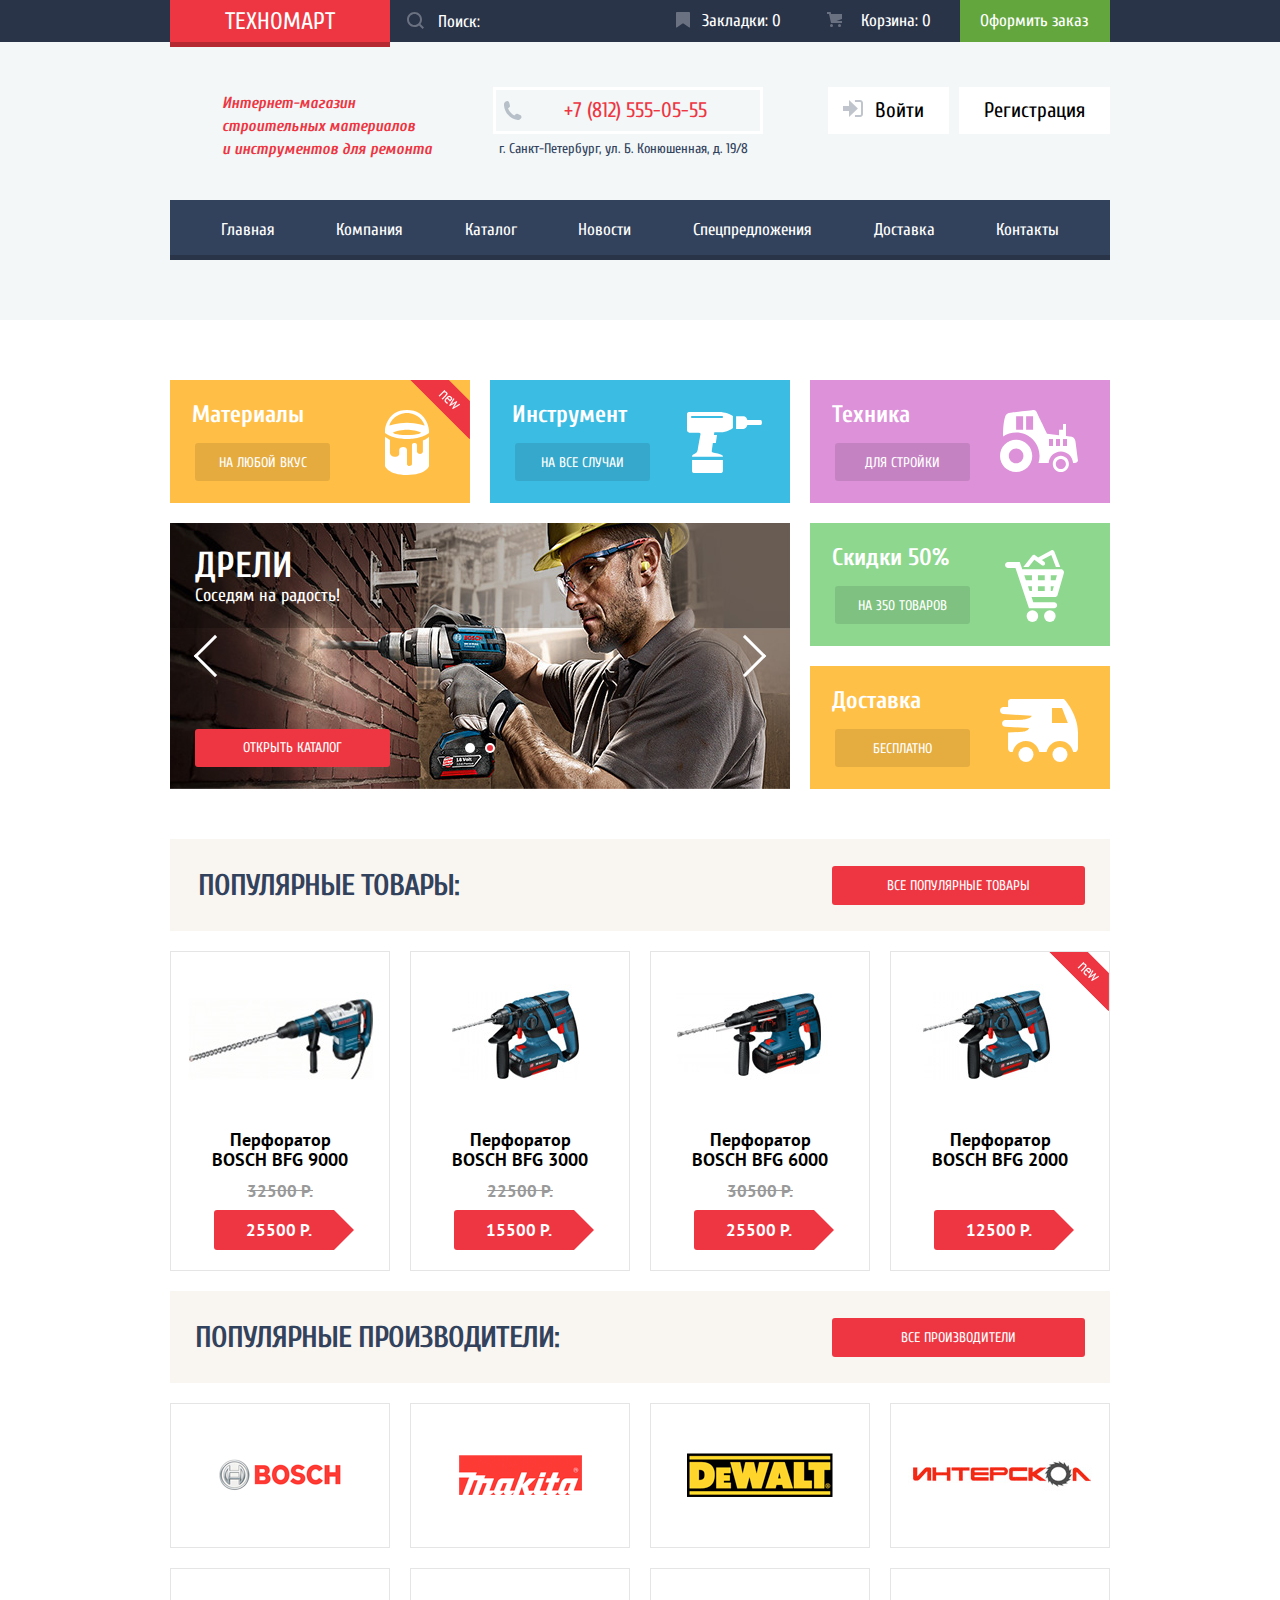
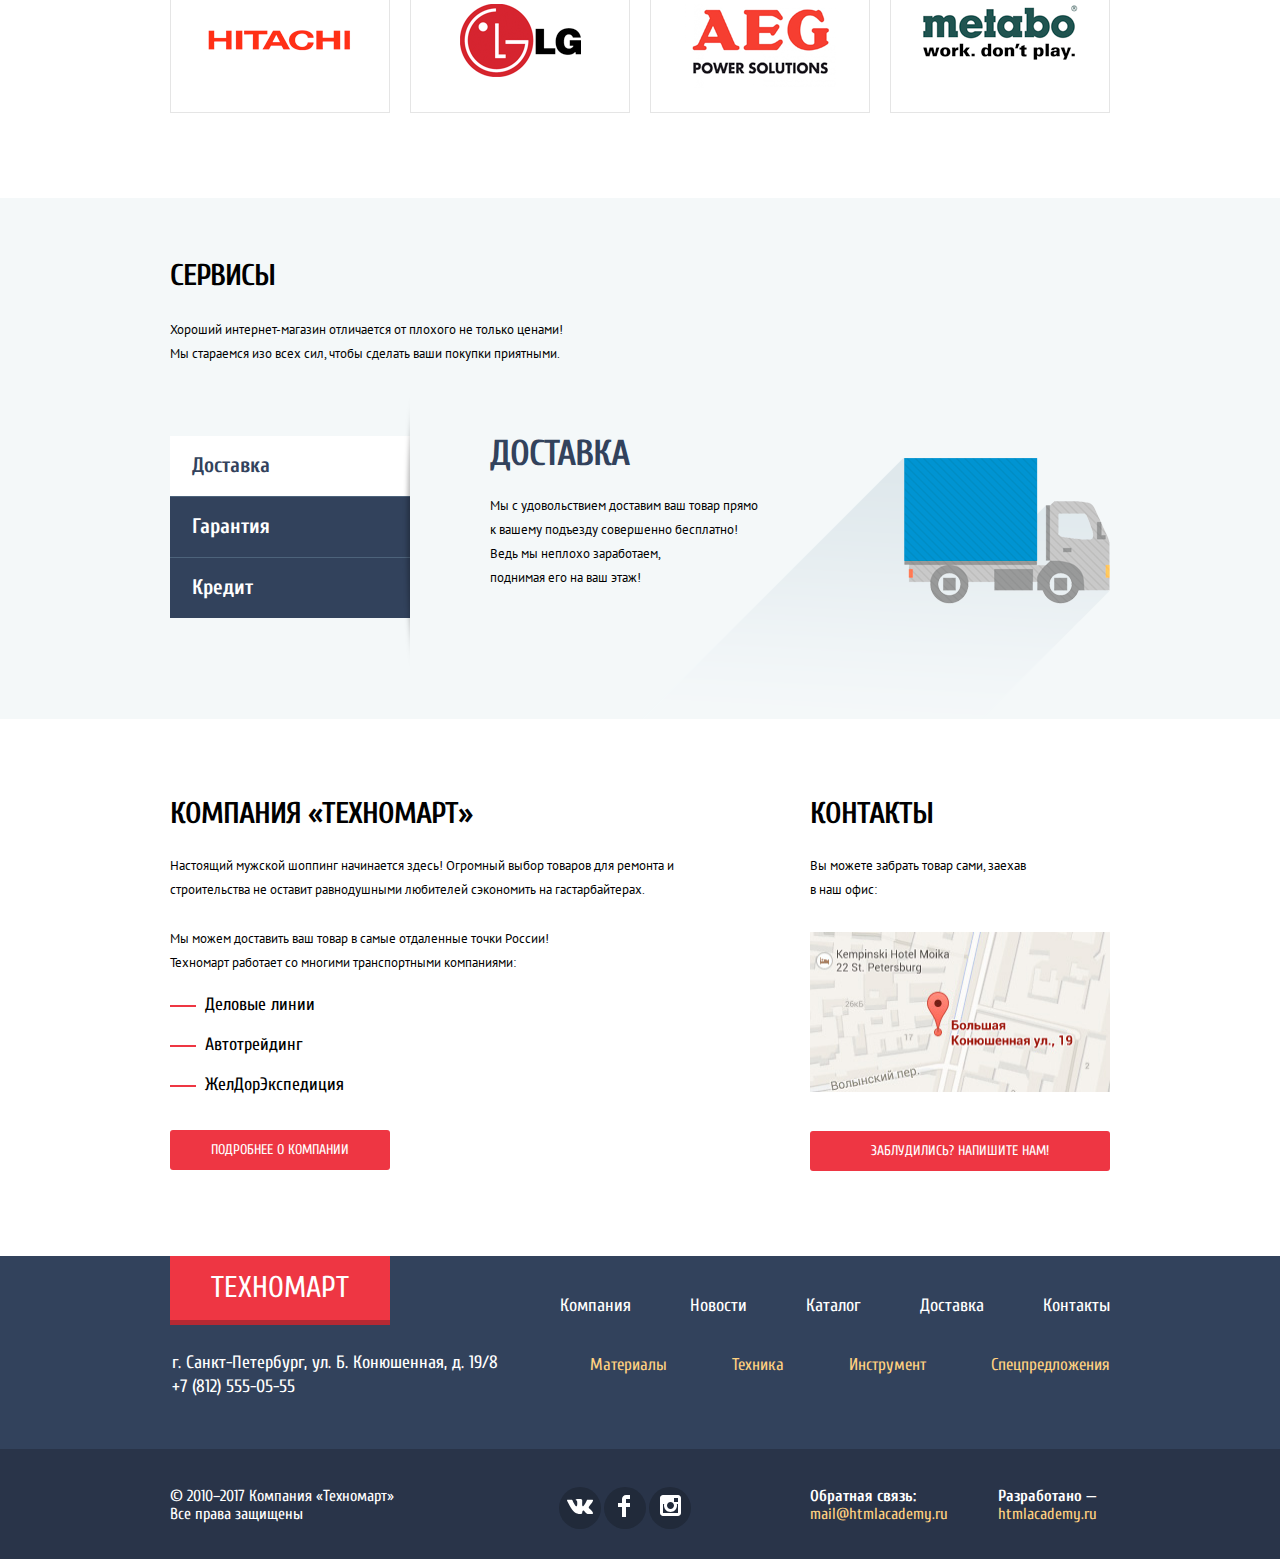
<file: index.html>
<!DOCTYPE html>
<html lang="ru">
  <head>
    <meta charset="utf-8">
    <meta name="format-detection" content="telephone=no" />
    <title>HTML Academy: Техномарт</title>
    <link href="https://fonts.googleapis.com/css?family=Cuprum:400,400i,700%7CPT+Sans:400,700&amp;subset=cyrillic" rel="stylesheet">
    <link href="css/normalize.css" rel="stylesheet">
    <link href="css/style.min.css" rel="stylesheet">
  </head>
  <body>
    <header class="main-header">
      <section class="header-row">
        <div class="header-row-wrapper">
          <div class="logo">
            <a class="header-logo-link" aria-label="Логотип компании Техномарт">Техномарт</a>
          </div>
          <div class="search">
            <form class="form-search" action="https://echo.htmlacademy.ru" method="post">
              <label class="visually-hidden" for="search">Поиск</label>
              <input class="input-search" type="search" name="search" id="search" placeholder="Поиск:">
              <svg xmlns="http://www.w3.org/2000/svg"  width="17px" height="17px" viewBox="0 0 17 17">
                <path fill="#ffffff" d="M17,15.586l-3.542-3.542C14.421,10.782,15,9.21,15,7.5C15,3.358,11.643,0,7.5,0C3.358,0,0,3.358,0,7.5
                  C0,11.643,3.358,15,7.5,15c1.71,0,3.282-0.579,4.544-1.542L15.586,17L17,15.586z M2,7.5C2,4.467,4.467,2,7.5,2
                  C10.532,2,13,4.467,13,7.5c0,3.032-2.468,5.5-5.5,5.5C4.467,13,2,10.532,2,7.5z"/>
              </svg>
              <button class="visually-hidden" type="submit">Искать</button>
            </form>
          </div>
          <ul class="header-top">
            <li>
              <a  class="purchase-link bookmarks" href="#">
                <svg xmlns="http://www.w3.org/2000/svg" width="14px" height="16px" viewBox="0 0 14 16">
                  <path fill="#ffffff" d="M14,15c0,0.55-0.368,0.741-0.818,0.426l-5.363-3.765c-0.45-0.315-1.187-0.315-1.637,0l-5.364,3.765
                    C0.368,15.741,0,15.55,0,15V1c0-0.55,0.45-1,1-1h12c0.55,0,1,0.45,1,1V15z"/>
                </svg>
                Закладки: 0
              </a>
            </li>
            <li>
              <a  class="purchase-link cart" href="#">
                <svg xmlns="http://www.w3.org/2000/svg" width="15px" height="15px" viewBox="0 0 15 15">
                <g>
                	<circle cx="4.5" cy="13.5" r="1.5"/>
                	<circle cx="12.5" cy="13.5" r="1.5"/>
                	<polygon points="15,2 4.07,2 3.648,0 0,0 0,2 2.031,2 4.016,11 15,11 15,9 9.441,9 15,6.951"/>
                </g>
                </svg>
                Корзина: 0
              </a>
            </li>
          </ul>
          <a class="button button-order" href="#">Оформить заказ</a>
        </div>
      </section>
      <section class="header-content">
        <div class="header-content-wrapper">
          <h3>Интернет-магазин строительных материалов и&nbsp;инструментов для ремонта</h3>
          <div class="header-address">
            <a class="phone" href="tel:88125550555" aria-label="Телефон компании Техномарт">+7 (812) 555-05-55</a>
            <span class="address">г. Санкт-Петербург, ул. Б. Конюшенная, д. 19/8</span>
          </div>
          <ul class="initial-user-navigation">
            <li><a class="initial-login-link enter-link" href="#">Войти</a></li>
            <li><a class="initial-login-link" href="#">Регистрация</a></li>
          </ul>
        </div>
        <nav class="header-nav" aria-label="Навигация по сайту">
          <ul class="header-site-navigation">
            <li><a>Главная</a></li>
            <li><a href="#">Компания</a></li>
            <li><a href="catalog.html">Каталог</a></li>
            <li><a href="#">Новости</a></li>
            <li><a href="#">Спецпредложения</a></li>
            <li><a href="#">Доставка</a></li>
            <li><a href="#">Контакты</a></li>
          </ul>
        </nav>
      </section>
    </header>
    <main class="container">
      <div class="main-wrapper">
        <h1 class="visually-hidden">Техномарт. Всё для ремонта.</h1>
        <div class="content-wrapper">
          <ul class="content-list first-column">
            <li class="content-item materials flag-new">
              <h3>Материалы</h3>
              <a class="button" href="#">На любой вкус</a>
            </li>
            <li class="content-item instrument">
              <h3>Инструмент</h3>
              <a class="button" href="#">На все случаи</a>
            </li>
            <li class="content-item slider">
              <input class="visually-hidden radio-slide-1" type="radio" id="slide-1" name="toggle">
              <input class="visually-hidden radio-slide-2" type="radio" id="slide-2" name="toggle" checked>
              <div class="slider-controls">
                <label for="slide-1" class="first-slide slide-toggle">Первый</label>
                <label for="slide-2" class="second-slide slide-toggle">Второй</label>
              </div>
              <div class="slider-scroll">
                <label for="slide-1" class="next">Следующий слайд</label>
                <label for="slide-2" class="previos">Предыдущий слайд</label>
              </div>
              <ul class="slider-list">
                <li class="slider-item slide1" id="slide1">
                  <div class="slide-text-wrapper">
                    <h2 class="slide-title">Перфораторы</h2>
                    <p>Настоящие мужские игрушки</p>
                  </div>
                  <a class="button btn-slide" href="catalog.html">Открыть каталог</a>
                  <img class="image-slider" src="img/slider-1.jpg" width="620" height="266" alt="Перфоратор">
                </li>
                <li class="slider-item slide2" id="slide2">
                  <div class="slide-text-wrapper">
                    <h2 class="slide-title">Дрели</h2>
                    <p>Соседям на радость!</p>
                  </div>
                  <a class="button btn-slide" href="catalog.html">Открыть каталог</a>
                  <img class="image-slider" src="img/slider-2.jpg" width="620" height="266" alt="Дрель">
                </li>
              </ul>
            </li>
          </ul>
          <ul class="content-list second-column">
            <li class="content-item technics">
              <h3>Техника</h3>
              <a class="button" href="#">Для стройки</a>
            </li>
            <li class="content-item discount">
              <h3>Скидки 50%</h3>
              <a class="button" href="#">На 350 товаров</a>
            </li>
            <li class="content-item delivery-free">
              <h3>Доставка</h3>
              <a class="button" href="#">Бесплатно</a>
            </li>
          </ul>
        </div>
        <section class="popular">
          <div class="title-popular-wrapper">
            <h2>Популярные товары:</h2>
            <a class="button popular-items-link" href="#">Все популярные товары</a>
          </div>
          <ul class="popular-list">
            <li class="catalog-item">
              <div class="image">
                <img src="img/product-4.jpg" width="217" height="165" alt="Перфоратор BOSCH BFG 3000">
              </div>
              <div class="actions">
                <a class="button btn-buy" href="#">Купить</a>
                <a class="button btn-mark" href="#">В закладки</a>
              </div>
              <h3>
                <a class="catalog-item-name" href="#">Перфоратор BOSCH BFG 9000</a>
              </h3>
              <span class="item-price-last">32500 P.</span>
              <a class="item-price button" href="#">25500 P.</a>
            </li>
            <li class="catalog-item">
              <div class="image">
                <img src="img/product-1.jpg" width="217" height="165" alt="Перфоратор BOSCH BFG 3000">
              </div>
              <div class="actions">
                <a class="button btn-buy" href="#">Купить</a>
                <a class="button btn-mark" href="#">В закладки</a>
              </div>
              <h3>
                <a class="catalog-item-name" href="#">Перфоратор BOSCH BFG 3000</a>
              </h3>
              <span class="item-price-last">22500 P.</span>
              <a class="item-price button" href="#">15500 P.</a>
            </li>
            <li class="catalog-item">
              <div class="image">
                <img src="img/product-2.jpg" width="217" height="165" alt="Перфоратор BOSCH BFG 6000">
              </div>
              <div class="actions">
                <a class="button btn-buy" href="#">Купить</a>
                <a class="button btn-mark" href="#">В закладки</a>
              </div>
              <h3>
                <a class="catalog-item-name" href="#">Перфоратор BOSCH BFG 6000</a>
              </h3>
              <span class="item-price-last">30500 P.</span>
              <a class="item-price button" href="#">25500 P.</a>
            </li>
            <li class="catalog-item flag-new">
              <div class="image">
                <img src="img/product-3.jpg" width="217" height="165" alt="Перфоратор BOSCH BFG 2000">
              </div>
              <div class="actions">
                <a class="button btn-buy" href="#">Купить</a>
                <a class="button btn-mark" href="#">В закладки</a>
              </div>
              <h3>
                <a class="catalog-item-name" href="#">Перфоратор BOSCH BFG 2000</a>
              </h3>
              <a class="item-price button item-no-sale" href="#">12500 P.</a>
            </li>
          </ul>
          <div class="title-popular-wrapper">
            <h2 class="title-popular-brands">Популярные производители:</h2>
            <a class="button popular-items-link" href="#">Все производители</a>
          </div>
          <ul class="popular-list">
            <li class="popular-brand-item">
              <a href="#"><img src="img/logo-bosch.png" width="126" height="37" alt="Логотип Bosch"></a>
            </li>
            <li class="popular-brand-item">
              <a href="#"><img src="img/logo-makita.png" width="123" height="40" alt="Логотип Makita"></a>
            </li>
            <li class="popular-brand-item">
              <a href="#"><img src="img/logo-dewalt.png" width="146" height="44" alt="Логотип DeWalt"></a>
            </li>
            <li class="popular-brand-item">
              <a href="#"><img src="img/logo-interscol.png" width="200" height="88" alt="Логотип Интерскол"></a>
            </li>
            <li class="popular-brand-item">
              <a href="#"><img src="img/logo-hitachi.png" width="169" height="31" alt="Логотип Hitachi"></a>
            </li>
            <li class="popular-brand-item">
              <a href="#"><img src="img/logo-lg.png" width="121" height="73" alt="Логотип LG"></a>
            </li>
            <li class="popular-brand-item">
              <a href="#"><img src="img/logo-aeg.png" width="151" height="96" alt="Логотип AEG"></a>
            </li>
            <li class="popular-brand-item">
              <a href="#"><img src="img/logo-metabo.png" width="204" height="69" alt="Логотип Metabo"></a>
            </li>
          </ul>
        </section>
      </div>
      <section class="facilities">
        <div class="facilities-wrapper">
          <div class="service">
            <h2>Сервисы</h2>
            <p>Хороший интернет-магазин отличается от плохого не только ценами!<br>
              Мы стараемся изо всех сил, чтобы сделать ваши покупки приятными.</p>
          </div>
          <div class="services-columns-wrapper">
            <input class="visually-hidden radio-delivery" type="radio" name="services" id="delivery" checked>
            <input class="visually-hidden radio-guarantee" type="radio" name="services" id="guarantee">
            <input class="visually-hidden radio-credit" type="radio" name="services" id="credit">
            <div class="services-list">
                <label for="delivery">Доставка</label>
                <label for="guarantee">Гарантия</label>
                <label for="credit">Кредит</label>
            </div>
            <ul class="services-info">
              <li class="service-item service-item-delivery">
                <h2>Доставка</h2>
                <p>Мы с удовольствием доставим ваш товар прямо
                  <br>
                  к вашему подъезду совершенно бесплатно! Ведь&nbsp;мы неплохо заработаем,
                  <br>
                  поднимая его на ваш этаж!</p>
              </li>
              <li class="service-item service-item-guarantee">
                <h2>Гарантия</h2>
                <p>Если купленный у нас товар поломается или заискрит,
                  <br>
                  а также в случае пожара, спровоцированного его возгоранием, вы&nbsp;всегда можете быть уверены в нашей гарантии. Мы обменяем сгоревший товар на новый.
                  <br>
                  Дом уж восстановите как-нибудь сами.</p>
              </li>
              <li class="service-item service-item-credit">
                <h2>Кредит</h2>
                <p>Залезть в долговую яму стало проще!
                  <br>
                  Кредитные консультанты придут вам на помощь</p>
                <a class="button" href="#">Отправить заявку</a>
              </li>
            </ul>
          </div>
        </div>
      </section>
      <article class="about-us">
        <div class="company">
          <h2>Компания «Техномарт»</h2>
          <p>Настоящий мужской шоппинг начинается здесь! Огромный выбор товаров для ремонта и строительства не оставит равнодушными любителей сэкономить на гастарбайтерах.
          </p>
          <p class="delivery-info">Мы можем доставить ваш товар в самые отдаленные точки России! Техномарт работает со многими транспортными компаниями:
          </p>
          <ul class="partners-list" aria-label="Список транспортных компаний - партнёров">
            <li class="partner">Деловые линии</li>
            <li class="partner">Автотрейдинг</li>
            <li class="partner">ЖелДорЭкспедиция</li>
          </ul>
          <a class="button" href="#">Подробнее о компании</a>
        </div>
        <div class="contacts">
          <h2>Контакты</h2>
          <p>Вы можете забрать товар сами, заехав в наш офис:</p>
          <a class="show-map" href="map.html"><img src="img/map.jpg" width="300" height="160" alt="Офис компании по адресу ул. Большая Конюшенная 19/8, Санкт-Петербург"></a>
          <a class="button message-link" href="contacts.html">Заблудились? Напишите нам!</a>
        </div>
      </article>
    </main>
    <footer class="main-footer">
      <section class="footer-title">
        <div class="footer-title-wrapper">
          <div class="footer-column">
            <div class="logo">
              <a class="footer-logo-link">Техномарт</a>
            </div>
            <address class="footer-address">
              г. Санкт-Петербург, ул. Б. Конюшенная, д. 19/8
              +7 (812) 555-05-55
            </address>
          </div>
          <div class="footer-column">
            <ul class="footer-site-navigation">
              <li><a href="#">Компания</a></li>
              <li><a href="#">Новости</a></li>
              <li><a href="catalog.html">Каталог</a></li>
              <li><a href="#">Доставка</a></li>
              <li><a href="#">Контакты</a></li>
            </ul>
            <ul class="goods-list">
              <li><a href="#">Материалы</a></li>
              <li><a href="#">Техника</a></li>
              <li><a href="#">Инструмент</a></li>
              <li><a href="#">Спецпредложения</a></li>
            </ul>
          </div>
        </div>
      </section>
      <section class="page-info">
        <div class="page-info-wrapper">
          <p class="copyright">
            &copy; 2010–2017 Компания «Техномарт»
            Все&nbsp;права защищены
          </p>
          <ul class="social">
            <li tabindex="0"><a class="social-link social-link-vk" href="https://vk.com/" aria-label="Техномарт ВКонтакте"></a></li>
            <li tabindex="0"><a class="social-link social-link-fb" href="https://facebook.com/" aria-label="Техномарт на Фейсбуке"></a></li>
            <li tabindex="0"><a class="social-link social-link-insta" href="https://instagram.com/" aria-label="Техномарт в Инстаграм"></a></li>
          </ul>
          <ul class="feedback">
            <li>
              <b>Обратная связь:</b>
              <a href="mailto:mail@htmlacademy.ru" aria-label="Адрес электронной почты для обратной связи">mail@htmlacademy.ru</a>
            </li>
            <li>
              <b>Разработано &mdash;</b>
              <a href="https://htmlacademy.ru/intensive/htmlcss" aria-label="Сайт разработчика">htmlacademy.ru</a>
            </li>
          </ul>
        </div>
      </section>
    </footer>
    <section class="modal-map">
      <h2 class="visually-hidden">Как до нас добраться</h2>
      <iframe src="https://www.google.com/maps/embed?pb=!1m18!1m12!1m3!1d1998.603625300289!2d30.320858715830834!3d59.93871916905453!2m3!1f0!2f0!3f0!3m2!1i1024!2i768!4f13.1!3m3!1m2!1s0x4696310fca145cc1%3A0x42b32648d8238007!2sBolshaya+Konyushennaya+Street%2C+19%2F8%2C+Sankt-Peterburg%2C+191186!5e0!3m2!1sen!2sru!4v1544959814706" width="940" height="450" style="border:0" allowfullscreen></iframe>
      <div>
        <img src="img/full-map.jpg" width="940" height="450" alt="Офис компании по адресу ул. Большая Конюшенная 19/8, Санкт-Петербург">
      </div>
      <button class="modal-close" type="button">Закрыть</button>
    </section>
    <section class="modal">
      <form class="message-form" action="https://echo.htmlacademy.ru" method="post">
        <p class="message-item">
          <label for="user-name">Ваше имя:</label>
          <input class="field-form" type="text" id="user-name" name="name" placeholder="Имя Фамилия">
        </p>
        <p class="message-item">
          <label for="user-email">Ваш e-mail:</label>
          <input class="field-form" type="email" id="user-email" name="email" placeholder="email@example.com">
        </p>
        <p class="user-letter">
          <label for="user-letter">Текст письма:</label>
          <textarea class="field-form textarea-field-form" id="user-letter" name="letter" placeholder="В свободной форме"></textarea>
        </p>
        <button class="button" type="submit">Отправить</button>
      </form>
      <button class="modal-close" type="button">Закрыть</button>
    </section>
    <section class="modal-cart">
      <div class="modal-cart-wrapper">
        <b>Товар добавлен в корзину!</b>
        <div class="modal-cart-bottom">
          <a class="button make-order" href="#">Оформить заказ</a>
          <a class="button more-shopping" href="#">Продолжить покупки</a>
        </div>
      </div>
      <button class="modal-close" type="button">Закрыть</button>
    </section>
    <script src="js/scripts.min.js"></script>
  </body>
</html>
</file>
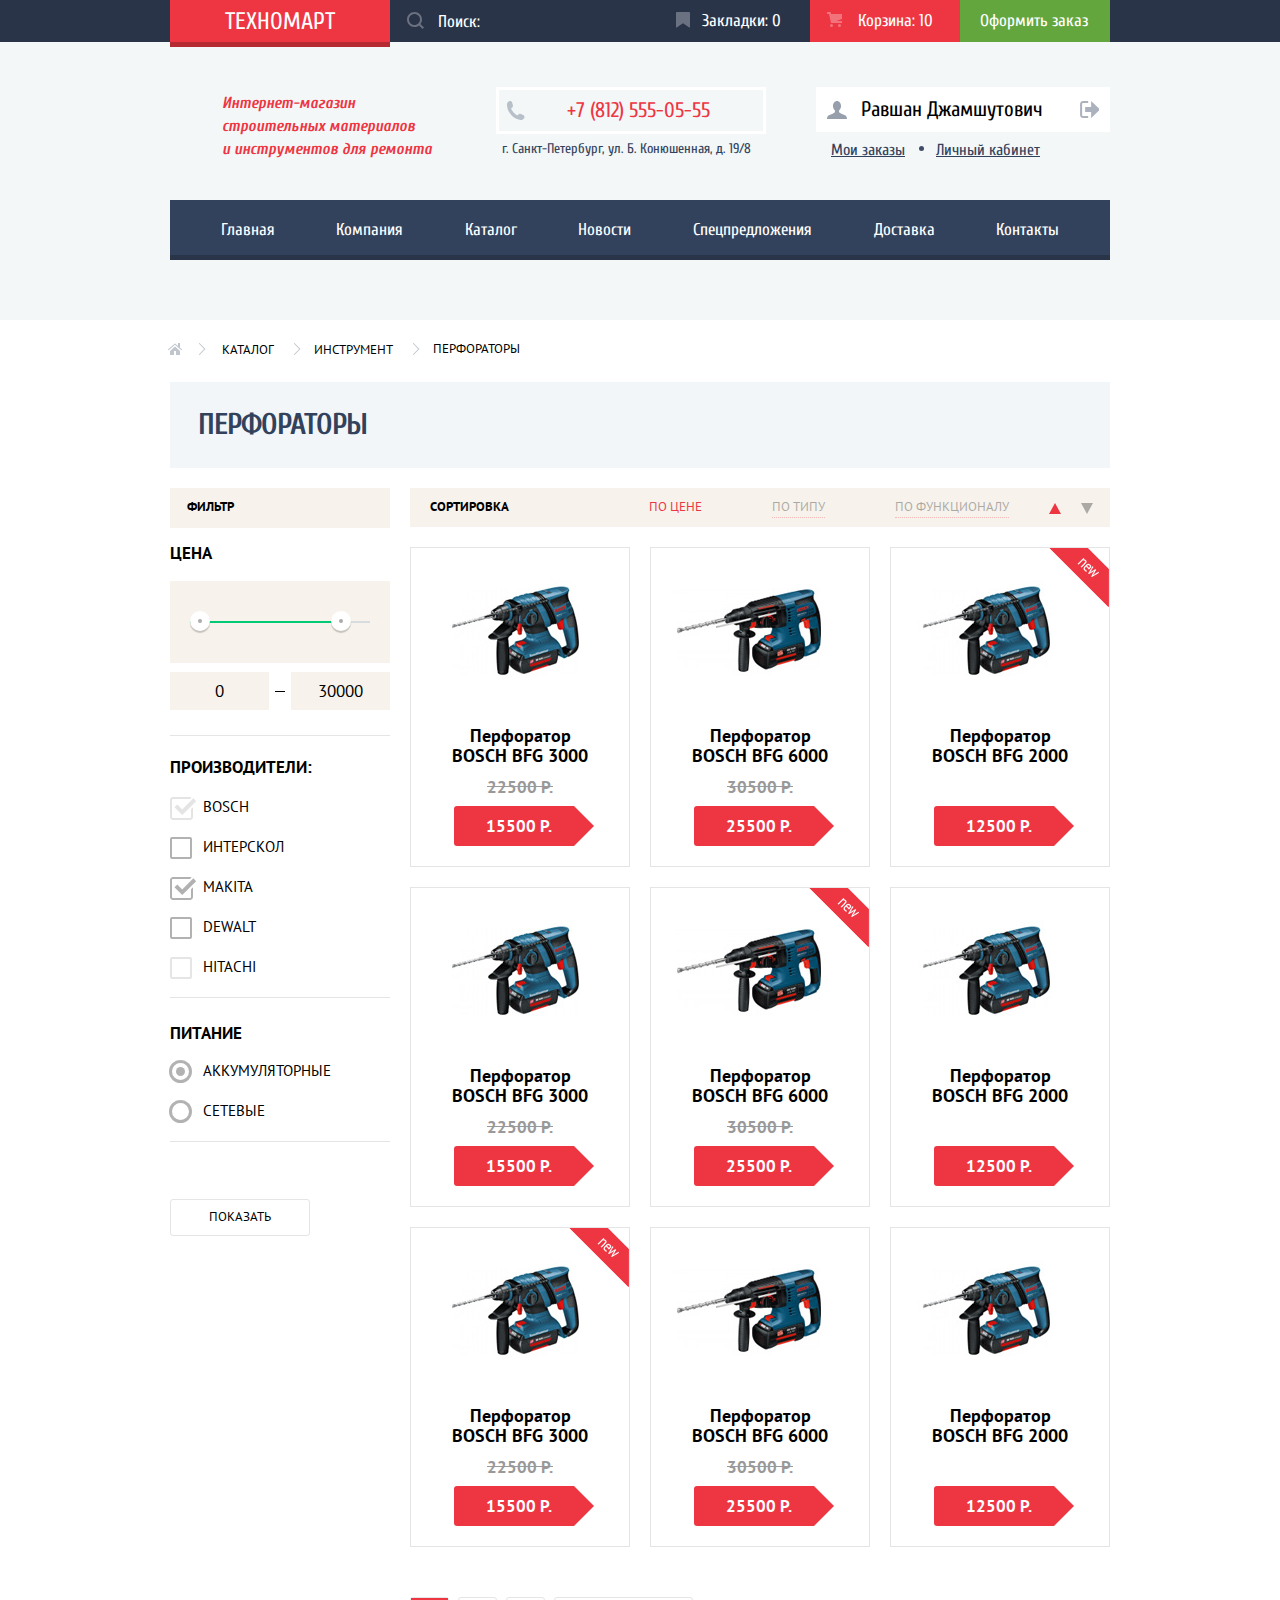
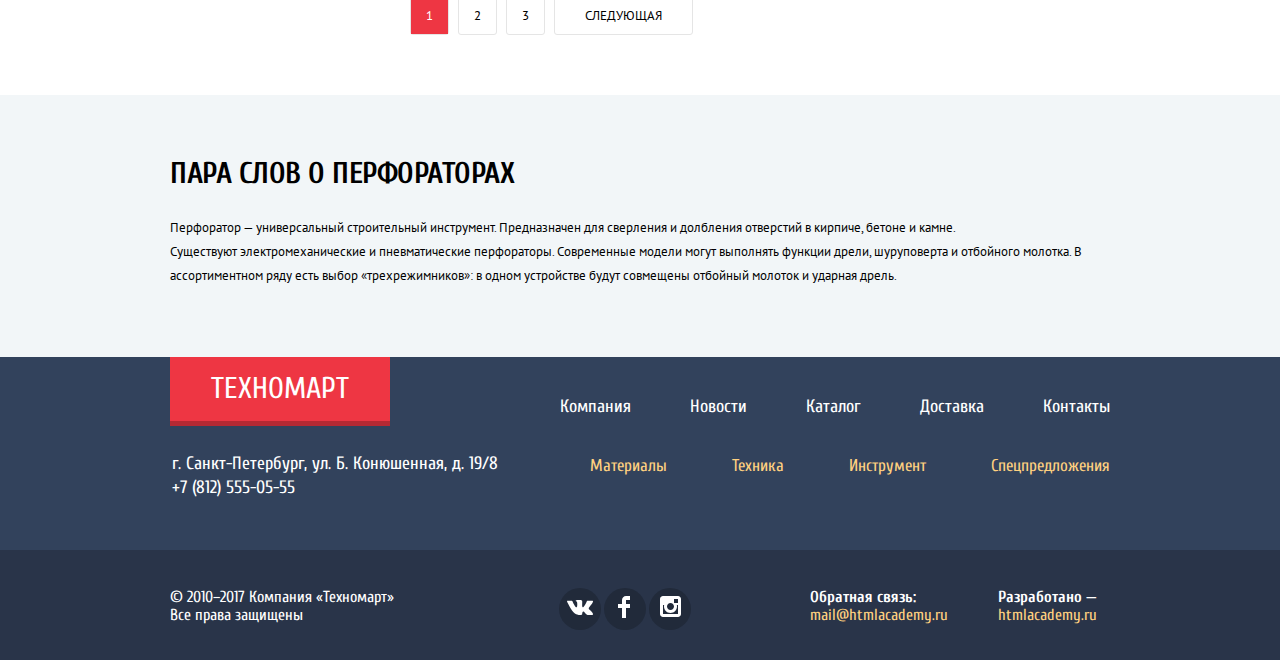
<file: catalog.html>
<!DOCTYPE html>
<html lang="ru">
  <head>
    <meta charset="utf-8">
    <meta name="format-detection" content="telephone=no"/>
    <title>HTML Academy: Техномарт каталог</title>
    <link href="https://fonts.googleapis.com/css?family=Cuprum:400,400i,700%7CPT+Sans:400,700&amp;subset=cyrillic" rel="stylesheet">
    <link href="css/normalize.css" rel="stylesheet">
    <link href="css/style.min.css" rel="stylesheet">
  </head>
  <body>
    <header class="main-header">
      <section class="header-row">
        <div class="header-row-wrapper">
          <div class="logo">
            <a class="header-logo-link" href="index.html" aria-label="Логотип компании Техномарт">Техномарт</a>
          </div>
          <div class="search">
            <form class="form-search" action="https://echo.htmlacademy.ru" method="post">
              <label class="visually-hidden" for="search">Поиск</label>
              <input class="input-search" type="search" name="search" id="search" placeholder="Поиск:">
              <svg xmlns="http://www.w3.org/2000/svg"  width="17px" height="17px" viewBox="0 0 17 17">
                <path fill="#ffffff" d="M17,15.586l-3.542-3.542C14.421,10.782,15,9.21,15,7.5C15,3.358,11.643,0,7.5,0C3.358,0,0,3.358,0,7.5
                  C0,11.643,3.358,15,7.5,15c1.71,0,3.282-0.579,4.544-1.542L15.586,17L17,15.586z M2,7.5C2,4.467,4.467,2,7.5,2
                  C10.532,2,13,4.467,13,7.5c0,3.032-2.468,5.5-5.5,5.5C4.467,13,2,10.532,2,7.5z"/>
              </svg>
              <button class="visually-hidden" type="submit">Искать</button>
            </form>
          </div>
          <ul class="header-top">
            <li class="header-top-item">
              <a class="purchase-link bookmarks" href="#">
                  <svg xmlns="http://www.w3.org/2000/svg" width="14px" height="16px" viewBox="0 0 14 16">
                    <path fill="#ffffff" d="M14,15c0,0.55-0.368,0.741-0.818,0.426l-5.363-3.765c-0.45-0.315-1.187-0.315-1.637,0l-5.364,3.765
                      C0.368,15.741,0,15.55,0,15V1c0-0.55,0.45-1,1-1h12c0.55,0,1,0.45,1,1V15z"/>
                  </svg>
                Закладки: 0
              </a>
            </li>
            <li>
              <a class="purchase-link cart cart-full" href="#">
                <svg xmlns="http://www.w3.org/2000/svg" width="15px" height="15px" viewBox="0 0 15 15">
                <g>
                	<circle cx="4.5" cy="13.5" r="1.5"/>
                	<circle cx="12.5" cy="13.5" r="1.5"/>
                	<polygon points="15,2 4.07,2 3.648,0 0,0 0,2 2.031,2 4.016,11 15,11 15,9 9.441,9 15,6.951 	"/>
                </g>
                </svg>
                Корзина: 10
              </a>
            </li>
          </ul>
          <a class="button button-order" href="#">Оформить заказ</a>
        </div>
      </section>
      <section class="header-content">
        <div class="header-content-wrapper">
          <h3>Интернет-магазин строительных материалов и&nbsp;инструментов для ремонта</h3>
          <div class="header-address">
            <a class="phone" href="tel:88125550555" aria-label="Телефон компании Техномарт">+7 (812) 555-05-55</a>
            <span class="address">г. Санкт-Петербург, ул. Б. Конюшенная, д. 19/8</span>
          </div>
          <div class="user">
            <a class="user-profile" href="profile.html" aria-label="Имя пользователя">Равшан Джамшутович</a>
            <a class="profile-logout" href="#"><span class="visually-hidden">Выход</span></a>
            <ul class="user-navigation">
              <li class="login-link"><a class="my-orders" href="#">Мои заказы</a></li>
              <li class="login-link"><a class="my-account" href="#">Личный кабинет</a></li>
            </ul>
          </div>
        </div>
        <nav class="header-nav" aria-label="Навигация по сайту">
          <ul class="header-site-navigation">
            <li><a href="index.html">Главная</a></li>
            <li><a href="#">Компания</a></li>
            <li><a>Каталог</a></li>
            <li><a href="#">Новости</a></li>
            <li><a href="#">Спецпредложения</a></li>
            <li><a href="#">Доставка</a></li>
            <li><a href="#">Контакты</a></li>
          </ul>
        </nav>
      </section>
    </header>
    <main class="inner-container">
      <div class="inner-wrapper">
        <ul class="breadcrumbs">
          <li class="breadcrumbs-first"><a class="breadcrumbs-first-link" href="index.html" aria-label="Главная страница"></a></li>
          <li class="breadcrumbs-catalog"><a href="#">Каталог</a></li>
          <li><a href="#">Инструмент</a></li>
          <li class="breadcrumbs-current">Перфораторы</li>
        </ul>
        <h1 class="page-title">Перфораторы</h1>
        <div class="catalog-columns">
          <section class="filters">
            <h2>Фильтр</h2>
            <form class="filter-form" action="https://echo.htmlacademy.ru" method="post">
              <fieldset class="price-filter">
                <legend>Цена</legend>
                <div class="range-control">
                  <div class="scale">
                    <div class="bar"></div>
                  </div>
                  <div class="range-toggle range-toggle-min">Минимальная цена</div>
                  <div class="range-toggle range-toggle-max">Максимальная цена</div>
                </div>
                <div class="price-control">
                  <label class="visually-hidden" for="min-price">От</label>
                    <input type="text" name="min-price" id="min-price" placeholder="0">
                  <label class="visually-hidden" for="max-price">До</label>
                    <input type="text" name="max-price" id="max-price" placeholder="30000">
                </div>
              </fieldset>
              <fieldset class="brands">
                <legend>Производители:</legend>
                <ul class="catalog-filter">
                  <li class="brand-item">
                    <input class="visually-hidden filter-input" type="checkbox" name="bosch" id="filter-bosch" checked disabled>
                    <label for="filter-bosch">Bosch</label>
                  </li>
                  <li class="brand-item">
                    <input class="visually-hidden filter-input" type="checkbox" name="interscol" id="filter-interscol">
                    <label for="filter-interscol">Интерскол</label>
                  </li>
                  <li class="brand-item">
                    <input class="visually-hidden filter-input" type="checkbox" name="makita" id="filter-makita" checked>
                    <label for="filter-makita">Makita</label>
                  </li>
                  <li class="brand-item">
                    <input class="visually-hidden filter-input" type="checkbox" name="dewalt" id="filter-dewalt">
                    <label for="filter-dewalt">DeWalt</label>
                  </li>
                  <li class="brand-item">
                    <input class="visually-hidden filter-input" type="checkbox" name="hitachi" id="filter-hitachi" disabled>
                    <label for="filter-hitachi">Hitachi</label>
                  </li>
                </ul>
              </fieldset>
              <fieldset class="power-supply">
                <legend>Питание</legend>
                <ul class="catalog-filter">
                  <li class="power-supply-item">
                    <input class="visually-hidden filter-input" type="radio" name="power-supply" value="cordless" id="filter-cordless" checked>
                    <label for="filter-cordless">Аккумуляторные</label>
                  </li>
                  <li class="power-supply-item">
                    <input class="visually-hidden filter-input" type="radio" name="power-supply" value="powerfull" id="filter-powerfull">
                    <label for="filter-powerfull">Сетевые</label>
                  </li>
                </ul>
              </fieldset>
              <button class="filter-button" type="submit">Показать</button>
            </form>
          </section>
          <section class="catalog">
            <div class="sorting">
              <h2>Сортировка</h2>
              <ul class="sorting-list">
                <li class="sorting-choise"><a class="current" href="#">По цене</a></li>
                <li class="sorting-choise"><a href="">По типу</a></li>
                <li class="sorting-choise"><a href="">По функционалу</a></li>
              </ul>
              <p class="arrows">
                <a class="sorting-arrow arrow-up current">вверх</a>
                <a class="sorting-arrow arrow-down">вниз</a>
              </p>
            </div>
            <ul class="catalog-list">
              <li class="catalog-item">
                <div class="image">
                  <img src="img/product-1.jpg" width="217" height="165" alt="Перфоратор BOSCH BFG 3000">
                </div>
                <div class="actions">
                  <a class="button btn-buy" href="#">Купить</a>
                  <a class="button btn-mark" href="#">В закладки</a>
                </div>
                <h3>
                  <a class="catalog-item-name" href="#">Перфоратор BOSCH BFG 3000</a>
                </h3>
                <span class="item-price-last">22500 P.</span>
                <a class="item-price button" href="#">15500 P.</a>
              </li>
              <li class="catalog-item">
                <div class="image">
                  <img src="img/product-2.jpg" width="217" height="165" alt="Перфоратор BOSCH BFG 6000">
                </div>
                <div class="actions">
                  <a class="button btn-buy" href="#">Купить</a>
                  <a class="button btn-mark" href="#">В закладки</a>
                </div>
                <h3>
                  <a class="catalog-item-name" href="#">Перфоратор BOSCH BFG 6000</a>
                </h3>
                <span class="item-price-last">30500 P.</span>
                <a class="item-price button" href="#">25500 P.</a>
              </li>
              <li class="catalog-item flag-new">
                <div class="image">
                  <img src="img/product-3.jpg" width="217" height="165" alt="Перфоратор BOSCH BFG 2000">
                </div>
                <div class="actions">
                  <a class="button btn-buy" href="#">Купить</a>
                  <a class="button btn-mark" href="#">В закладки</a>
                </div>
                <h3>
                  <a class="catalog-item-name" href="#">Перфоратор BOSCH BFG 2000</a>
                </h3>
                <a class="item-price button item-no-sale" href="#">12500 P.</a>
              </li>
              <li class="catalog-item">
                <div class="image">
                  <img src="img/product-1.jpg" width="217" height="165" alt="Перфоратор BOSCH BFG 3000">
                </div>
                <div class="actions">
                  <a class="button btn-buy" href="#">Купить</a>
                  <a class="button btn-mark" href="#">В закладки</a>
                </div>
                <h3>
                  <a class="catalog-item-name" href="#">Перфоратор BOSCH BFG 3000</a>
                </h3>
                <span class="item-price-last">22500 P.</span>
                <a class="item-price button" href="#">15500 P.</a>
              </li>
              <li class="catalog-item flag-new">
                <div class="image">
                  <img src="img/product-2.jpg" width="217" height="165" alt="Перфоратор BOSCH BFG 6000">
                </div>
                <div class="actions">
                  <a class="button btn-buy" href="#">Купить</a>
                  <a class="button btn-mark" href="#">В закладки</a>
                </div>
                <h3>
                  <a class="catalog-item-name" href="#">Перфоратор BOSCH BFG 6000</a>
                </h3>
                <span class="item-price-last">30500 P.</span>
                <a class="item-price button" href="#">25500 P.</a>
              </li>
              <li class="catalog-item">
                <div class="image">
                  <img src="img/product-3.jpg" width="217" height="165" alt="Перфоратор BOSCH BFG 2000">
                </div>
                <div class="actions">
                  <a class="button btn-buy" href="#">Купить</a>
                  <a class="button btn-mark" href="#">В закладки</a>
                </div>
                <h3>
                  <a class="catalog-item-name" href="#">Перфоратор BOSCH BFG 2000</a>
                </h3>
                <a class="item-price button item-no-sale" href="#">12500 P.</a>
              </li>
              <li class="catalog-item flag-new">
                <div class="image">
                  <img src="img/product-1.jpg" width="217" height="165" alt="Перфоратор BOSCH BFG 3000">
                </div>
                <div class="actions">
                  <a class="button btn-buy" href="#">Купить</a>
                  <a class="button btn-mark" href="#">В закладки</a>
                </div>
                <h3>
                  <a class="catalog-item-name" href="#">Перфоратор BOSCH BFG 3000</a>
                </h3>
                <span class="item-price-last">22500 P.</span>
                <a class="item-price button" href="#">15500 P.</a>
              </li>
              <li class="catalog-item">
                <div class="image">
                  <img src="img/product-2.jpg" width="217" height="165" alt="Перфоратор BOSCH BFG 6000">
                </div>
                <div class="actions">
                  <a class="button btn-buy" href="#">Купить</a>
                  <a class="button btn-mark" href="#">В закладки</a>
                </div>
                <h3>
                  <a class="catalog-item-name" href="#">Перфоратор BOSCH BFG 6000</a>
                </h3>
                <span class="item-price-last">30500 P.</span>
                <a class="item-price button" href="#">25500 P.</a>
              </li>
              <li class="catalog-item">
                <div class="image">
                  <img src="img/product-3.jpg" width="217" height="165" alt="Перфоратор BOSCH BFG 2000">
                </div>
                <div class="actions">
                  <a class="button btn-buy" href="#">Купить</a>
                  <a class="button btn-mark" href="#">В закладки</a>
                </div>
                <h3>
                  <a class="catalog-item-name" href="#">Перфоратор BOSCH BFG 2000</a>
                </h3>
                <a class="item-price button item-no-sale" href="#">12500 P.</a>
              </li>
            </ul>
            <ul class="pagination">
              <li>
                <a class="pagination-link current">1</a>
              </li>
              <li>
                <a class="pagination-link" href="#">2</a>
              </li>
              <li>
                <a class="pagination-link" href="#">3</a>
              </li>
              <li>
                <a class="pagination-link next" href="#next">Следующая</a>
              </li>
            </ul>
          </section>
        </div>
      </div>
      <article class="perforator-article">
        <div class="perforator-article-wrapper">
          <h2>Пара слов о перфораторах</h2>
          <p>Перфоратор — универсальный строительный инструмент. Предназначен для сверления и долбления отверстий в кирпиче, бетоне и камне.
            <br>
            Существуют электромеханические и пневматические перфораторы. Современные модели могут выполнять функции дрели, шуруповерта и отбойного молотка. В ассортиментном ряду есть выбор «трехрежимников»: в одном устройстве будут совмещены отбойный молоток и ударная дрель.</p>
        </div>
      </article>
    </main>
    <footer class="main-footer">
      <section class="footer-title">
        <div class="footer-title-wrapper">
          <div class="footer-column">
            <div class="logo">
              <a class="footer-logo-link" href="index.html">Техномарт</a>
            </div>
            <address class="footer-address">
              г. Санкт-Петербург, ул. Б. Конюшенная, д. 19/8
              +7 (812) 555-05-55
            </address>
          </div>
          <div class="footer-column">
            <ul class="footer-site-navigation">
              <li><a href="index.html">Компания</a></li>
              <li><a href="#">Новости</a></li>
              <li><a>Каталог</a></li>
              <li><a href="#">Доставка</a></li>
              <li><a href="#">Контакты</a></li>
            </ul>
            <ul class="goods-list">
              <li><a href="#">Материалы</a></li>
              <li><a href="#">Техника</a></li>
              <li><a href="#">Инструмент</a></li>
              <li><a href="#">Спецпредложения</a></li>
            </ul>
          </div>
        </div>
      </section>
      <section class="page-info">
        <div class="page-info-wrapper">
          <p class="copyright">
            &copy; 2010–2017 Компания «Техномарт»
            Все&nbsp;права защищены
          </p>
          <ul class="social">
            <li tabindex="0"><a class="social-link social-link-vk" href="https://vk.com/" aria-label="Техномарт ВКонтакте"></a></li>
            <li tabindex="0"><a class="social-link social-link-fb" href="https://facebook.com/" aria-label="Техномарт на Фейсбуке"></a></li>
            <li tabindex="0"><a class="social-link social-link-insta" href="https://instagram.com/" aria-label="Техномарт в Инстаграм"></a></li>
          </ul>
          <ul class="feedback">
            <li>
              <b>Обратная связь:</b>
              <a href="mailto:mail@htmlacademy.ru" aria-label="Адрес электронной почты для обратной связи">mail@htmlacademy.ru</a>
            </li>
            <li>
              <b>Разработано &mdash;</b>
              <a href="https://htmlacademy.ru/intensive/htmlcss" aria-label="Сайт разработчика">htmlacademy.ru</a>
            </li>
          </ul>
        </div>
      </section>
    </footer>
    <section class="modal-cart">
      <div class="modal-cart-wrapper">
        <b>Товар добавлен в корзину!</b>
        <div class="modal-cart-bottom">
          <a class="button make-order" href="#">Оформить заказ</a>
          <a class="button more-shopping" href="#">Продолжить покупки</a>
        </div>
      </div>
      <button class="modal-close" type="button">Закрыть</button>
    </section>
    <script src="js/scripts.min.js"></script>
  </body>
</html>
</file>
<file: css/style.min.css>
@-webkit-keyframes bounce{0%{-webkit-transform:translateY(500px);transform:translateY(500px)}to{-webkit-transform:translateY(0);transform:translateY(0)}}@keyframes bounce{0%{-webkit-transform:translateY(500px);transform:translateY(500px)}to{-webkit-transform:translateY(0);transform:translateY(0)}}@keyframes shake{0%,to{transform:translateX(0)}10%,30%,50%,70%,90%{transform:translateX(-10px)}20%,40%,60%,80%{transform:translateX(10px)}}body{min-width:960px;margin:0;font-family:"Cuprum",Arial,sans-serif;font-size:17px;font-weight:400;line-height:18px;color:#000;background-color:#fff}a{text-decoration:none}img{max-width:100%;height:auto}.visually-hidden,input[type=checkbox].visually-hidden,input[type=radio].visually-hidden{position:absolute;width:1px;height:1px;margin:-1px;border:0;padding:0;white-space:nowrap;-webkit-clip-path:inset(100%);clip-path:inset(100%);clip:rect(0 0 0 0);overflow:hidden}.button{display:inline-block;text-align:center;vertical-align:middle;font-size:14px;text-transform:uppercase;color:#fff;background-color:#ee3643;border:0;border-radius:3px}.main-header{width:100%;margin-bottom:20px;padding-bottom:65px;background-color:#f3f7f8}.header-row{width:100%;margin-bottom:45px;color:#fff;background-color:#293449}.header-row-wrapper{display:-webkit-box;display:-ms-flexbox;display:flex;-ms-flex-wrap:wrap;flex-wrap:wrap;width:940px;margin:0 auto;padding:0 10px}.logo{margin:0;text-transform:uppercase;text-align:center;background-color:#ee3643;-webkit-box-shadow:0 5px 0 0 #b52933;box-shadow:0 5px 0 0 #b52933}.header-logo-link{display:block;width:220px;padding-top:10px;padding-bottom:8px;text-align:center;font-size:24px;line-height:24px;color:#fff}.logo:focus,.logo:hover{background-color:#ca2c37}.logo:active{background-color:#ba2732}.search{width:270px;margin:0;background-color:#293449}.form-search{position:relative}.form-search svg{position:absolute;top:12px;left:17px;display:inline-block;vertical-align:middle;width:17px;height:17px;opacity:.3}.form-search:hover svg{opacity:1}.bookmarks:focus svg,.bookmarks:hover svg,.cart:focus svg,.cart:hover svg,.input-search:focus~svg{opacity:1}.input-search:focus~svg path{fill:#ef4350}.input-search{display:inline-block;vertical-align:middle;width:270px;margin:0;padding-top:12px;padding-bottom:10px;padding-left:48px;border:0}.input-search:hover{background-color:#212a3a}.input-search,.input-search:active{background-color:#293449}.input-search:focus{font-size:inherit;font-family:inherit;background-color:#fff}.input-search::-webkit-input-placeholder{font-family:"Cuprum",Arial,sans-serif;font-size:17px;line-height:18px;color:#fff}.input-search:-ms-input-placeholder,.input-search::-ms-input-placeholder{font-family:"Cuprum",Arial,sans-serif;font-size:17px;line-height:18px;color:#fff}.input-search::placeholder{font-family:"Cuprum",Arial,sans-serif;font-size:17px;line-height:18px;color:#fff}.header-top{display:-webkit-box;display:-ms-flexbox;display:flex;margin:0;padding:0;text-align:center;list-style:none}.header-top li{width:150px;padding:0}.purchase-link{position:relative;display:block;padding:12px;color:#fff}.purchase-link:focus,.purchase-link:hover{background-color:#212a3a}.purchase-link:active{background-color:#161d29;opacity:.6}.purchase-link.bookmarks{padding-left:25px}.bookmarks svg,.cart svg{position:absolute;top:12px;left:16px;width:14px;height:16px;opacity:.3}.cart svg{left:17px;width:15px;height:15px;fill:#fff}.bookmarks path:active,.cart:active svg{fill-opacity:.5}.purchase-link.cart{position:relative;padding-right:25px;padding-left:46px}.purchase-link.cart-full{background-color:#ee3643}.button-order{display:block;margin:0;padding:12px 22px 12px 20px;font-size:17px;text-transform:inherit;background-color:#63a63e;border-radius:0}.button-order:focus,.button-order:hover{background-color:#5fbb2d}.button-order:active{background-color:#518534;opacity:.5}.header-content-wrapper{display:-webkit-box;display:-ms-flexbox;display:flex;-webkit-box-pack:end;-ms-flex-pack:end;justify-content:flex-end;width:940px;margin:0 auto 32px;padding:0 10px}.header-content-wrapper h3{width:230px;font-size:16px;line-height:23px;font-style:italic;color:#ee3643;margin:0 0 0 50px;padding:5px 2px}.header-address{position:relative;margin-left:47px}.header-address .phone{display:block;-webkit-box-sizing:border-box;width:270px;box-sizing:border-box;padding-top:10px;padding-bottom:10px;padding-left:68px;font-size:21px;line-height:21px;white-space:nowrap;color:#ee3643;border:3px solid #fff}.header-address .phone::before{content:"";position:absolute;top:14px;left:10px;width:21px;height:21px;background:url(../img/icon-phone.svg) no-repeat 0 0}.header-address .address{display:block;padding:3px 0 7px 6px;font-size:14px;line-height:24px;color:#32425c}.initial-user-navigation,.user-navigation{list-style:none;padding:0}.header-site-navigation{list-style:none}.initial-user-navigation{display:-webkit-box;display:-ms-flexbox;display:flex;-webkit-box-align:start;-ms-flex-align:start;align-items:flex-start;margin:0 0 0 65px}.initial-user-navigation li{margin:0;padding:0;background-color:#fff}.initial-user-navigation li:last-child{margin-left:10px}.initial-login-link{display:block;padding:13px 25px;font-size:21px;line-height:21px;color:#000}.initial-login-link:focus,.initial-login-link:hover,.login-link a:focus,.login-link a:hover{color:#ee3643}.initial-login-link:active,.user-profile:active{opacity:.3}.enter-link{position:relative;padding-left:47px}.enter-link::before{content:"";position:absolute;top:13px;left:15px;width:22px;height:20px;opacity:.3;background:url(../img/icon-login.svg) no-repeat 0 0}.enter-link:focus::before,.enter-link:hover::before{opacity:1}.enter-link:active::before{opacity:.5}.user{position:relative;margin-left:50px}.user-profile{display:block;padding:12px 67px 12px 45px;font-size:21px;line-height:21px;color:#000;white-space:nowrap;background-color:#fff}.profile-logout,.user-profile::before{position:absolute;top:14px;width:20px;height:18px}.user-profile::before{content:"";left:11px;background:url(../img/icon-user.svg) no-repeat 0 0;opacity:.5}.profile-logout{right:11px;background:url(../img/icon-logout.svg) no-repeat 0 0;opacity:.4}.profile-logout:focus,.profile-logout:hover,.user-profile:focus::before,.user-profile:hover::before{opacity:1}.popular-brand-item img:active,.profile-logout:active,.user-profile:active::before{opacity:.5}.user-navigation{margin:8px 0}.user-navigation li{display:inline-block;vertical-align:middle}.login-link a{display:block;font-size:16px;color:#32425c;text-decoration:underline}.login-link a:active{color:#32425c;opacity:.3}.login-link .my-orders{padding-left:15px}.login-link .my-account{position:relative;padding-left:27px}.login-link .my-account::before{content:"";position:absolute;top:5px;left:10px;width:5px;height:5px;border-radius:50%;background-color:#3f4e66}.header-nav{width:940px;margin:0 auto;padding:0;background-color:#32425c;-webkit-box-shadow:0 5px #293449;box-shadow:0 5px #293449}.header-site-navigation{display:-webkit-box;display:-ms-flexbox;display:flex;-ms-flex-wrap:wrap;flex-wrap:wrap;-ms-flex-pack:distribute;justify-content:space-around;margin:0 20px;padding:0}.header-site-navigation a{display:block;padding:21px 30px 17px;line-height:17px;color:#fff}.header-site-navigation a:focus,.header-site-navigation a:hover{background-color:#293449}.header-site-navigation a:active{background-color:#1d2739;opacity:.5}.main-wrapper{width:940px;margin:0 auto;padding:0 10px}.content-list,.content-wrapper{display:-webkit-box;display:-ms-flexbox;display:flex}.content-wrapper{-webkit-box-pack:justify;-ms-flex-pack:justify;justify-content:space-between;margin-top:60px;margin-bottom:30px}.content-list{-ms-flex-wrap:wrap;flex-wrap:wrap;margin:0;padding:0;color:#fff;list-style:none}.content-list.first-column{-webkit-box-align:start;-ms-flex-align:start;align-items:flex-start}.content-list.second-column{-webkit-box-orient:vertical;-webkit-box-direction:normal;-ms-flex-direction:column;flex-direction:column}.content-item{position:relative;width:300px;margin-bottom:20px;padding:0}.catalog-item::after,.content-item::after{display:none;content:"";position:absolute;top:0;right:0;width:60px;height:60px;text-indent:-1000px;overflow:hidden;z-index:4;background:url(../img/new-flag.png) no-repeat 0 0}.flag-new.catalog-item::after,.flag-new.content-item::after{display:block}.content-item h3{margin:20px 0 13px;padding-left:22px;font-size:24px;line-height:30px;font-weight:700}.content-item .button:not(.btn-slide){width:135px;margin-left:25px;margin-bottom:22px;padding-top:11px;padding-bottom:9px;background-color:rgba(0,0,0,.1)}.content-item .button:not(.btn-slide):focus,.content-item .button:not(.btn-slide):hover{background-color:rgba(0,0,0,.2)}.content-item .button:not(.btn-slide):active{background-color:rgba(0,0,0,.3)}.first-column .content-item{margin-right:20px}.first-column .materials{background:url(../img/materials.svg) no-repeat 215px 30px;background-color:#ffbf47}.first-column .instrument{background:url(../img/instrument.svg) no-repeat 197px 32px;background-color:#3bbce3}.second-column .technics{background:url(../img/technics.svg) no-repeat 190px 30px;background-color:#dc91d8}.second-column .discount{background:url(../img/discount.svg) no-repeat 195px 27px;background-color:#8ed78f}.second-column .delivery-free{background:url(../img/delivery-free.svg) no-repeat 190px 33px;background-color:#ffc047}.slider{position:relative;width:620px;height:266px;margin-left:0;background-color:#685c53}.slider-list{margin:0;padding:0;list-style:none}.slider-item{display:none}.slider-item:last-child{display:block}.slide-text-wrapper{position:absolute;margin-left:25px}.slider-item h2{margin:0;padding:25px 0 0;font-size:36px;line-height:36px;font-weight:700;text-transform:uppercase}.slider-item p{display:block;margin:0;padding:0;font-family:"PT Sans",Arial,sans-serif;font-size:18px;line-height:24px}.slide2 p{font-family:inherit}.btn-slide{position:absolute;width:195px;left:25px;bottom:22px;padding-top:10px;padding-bottom:10px}.btn-slide:focus,.btn-slide:hover,.company .button:focus,.company .button:hover,.make-order:focus,.make-order:hover,.message-link:focus,.message-link:hover,.modal .button:focus,.modal .button:hover,.popular-items-link:focus,.popular-items-link:hover,.service-item-credit .button:focus,.service-item-credit .button:hover{background-color:#ca2c37}.btn-slide:active,.company .button:active,.make-order:active,.message-link:active,.modal .button:active,.popular-items-link:active,.service-item-credit .button:active{background-color:#ba2732}.slider-controls{position:absolute;bottom:36px;left:50%;width:40px;height:10px;text-align:center;-webkit-transform:translateX(-50%);transform:translateX(-50%)}.slider-controls label,.slider-controls label::before{position:absolute;width:10px;height:10px;border-radius:50%}.slider-controls label{padding:5px;font-size:0;border:0;cursor:pointer;background-color:transparent}.slider-controls label::before{content:"";top:0;left:0;background:#fff}.slider-controls .slide-toggle::after{display:none;position:absolute;top:2px;left:2px;content:"";width:6px;height:6px;border-radius:50%;background-color:#ee3643}.slider-list .slider-item{display:none}.radio-credit:checked~.services-info .service-item-credit,.radio-delivery:checked~.services-info .service-item-delivery,.radio-guarantee:checked~.services-info .service-item-guarantee,.radio-slide-1:checked~.slider-controls .first-slide:after,.radio-slide-1:checked~.slider-list .slide1,.radio-slide-2:checked~.slider-controls .second-slide:after,.radio-slide-2:checked~.slider-list .slide2{display:block}.slider-scroll{display:-webkit-box;display:-ms-flexbox;display:flex;-webkit-box-pack:justify;-ms-flex-pack:justify;justify-content:space-between;position:absolute;top:50%;-webkit-transform:translateY(-50%);transform:translateY(-50%);width:100%}.slider-scroll label{width:30px;height:30px;margin:30px;font-size:0;border:0;-webkit-transform:rotate(45deg);transform:rotate(45deg);background-color:transparent;cursor:pointer}.slider-scroll label::after{position:absolute;top:0;left:0;content:"";width:27px;height:27px}.slider-scroll label:first-child::after{border-bottom:3px solid #fff;border-left:3px solid #fff}.slider-scroll label:last-child::after{border-top:3px solid #fff;border-right:3px solid #fff}.first-slide{left:5px}.second-slide{left:25px}.popular{margin-bottom:65px}.title-popular-wrapper{display:-webkit-box;display:-ms-flexbox;display:flex;-ms-flex-wrap:wrap;flex-wrap:wrap;-webkit-box-pack:justify;-ms-flex-pack:justify;justify-content:space-between;-webkit-box-align:center;-ms-flex-align:center;align-items:center;margin-bottom:20px;padding-top:2px;padding-right:25px;padding-left:25px;background-color:#f9f5f0}.popular h2{width:600px;padding:5px 3px;font-size:30px;line-height:30px;letter-spacing:-1px;color:#32425c;text-transform:uppercase}.title-popular-wrapper .title-popular-brands{padding-left:0}.popular-items-link{width:253px;padding-top:11px;padding-bottom:10px}.popular-list{display:-webkit-box;display:-ms-flexbox;display:flex;-ms-flex-wrap:wrap;flex-wrap:wrap;margin:0;padding:0;font-family:"PT Sans",Arial,sans-serif;list-style:none}.catalog-item{position:relative;width:218px;margin:0 20px 20px 0;font-weight:700;text-align:center;border:1px solid #e5e5e5}.catalog-item .actions{display:none}.catalog-item:focus,.catalog-item:hover{-webkit-box-shadow:0 10px 15px 5px rgba(86,86,86,.4);box-shadow:0 10px 15px 5px rgba(86,86,86,.4)}.catalog-item:focus .actions,.catalog-item:hover .actions{display:block}.catalog-item img{margin:0}.catalog-item .actions{position:absolute;top:0;left:0;width:100%;height:88px;padding:43px 0;background-color:rgba(255,255,255,.9);z-index:3}.actions a{display:block;width:135px;box-sizing:border-box;margin:0 auto 7px;border:3px solid #63a63e;border-radius:3px;padding:12px 0 7px;font-family:"Cuprum",Arial,sans-serif;font-weight:400}.actions .btn-buy{position:relative;display:block;border:0;border-bottom:3px solid #367315;background-color:#63a63e}.btn-buy::before{content:"";position:absolute;top:12px;left:12px;width:17px;height:17px;opacity:.5;background:url(../img/icon-cart.svg) no-repeat 0 0}.btn-buy:focus,.btn-buy:hover{background-color:#5fbb2d}.btn-buy:focus::before,.btn-buy:hover::before{opacity:1}.btn-buy:active{background-color:#518534;border-bottom-color:#518534}.btn-buy:active::before{opacity:1}.actions .btn-mark{padding:8px;color:#32425c;background-color:#fff}.btn-mark:focus,.btn-mark:hover{border:3px solid #32425c}.btn-mark:active{opacity:.3}.catalog-item h3{min-height:40px;margin:10px auto 12px;padding:0 30px}.catalog-item .catalog-item-name{font-size:18px;line-height:20px;color:#000}.item-price,.item-price-last{display:block;font-size:17px;font-weight:700}.item-price{position:relative;width:80px;margin-top:10px;margin-bottom:20px;margin-left:43px;padding:11px 35px 11px 25px;border-radius:3px}.item-price:after{content:"";position:absolute;top:0;right:-20px;width:0;height:0;border:20px solid #fff;border-left-color:#ee3643}.item-price-last{color:#999;text-decoration:line-through}.item-no-sale{margin-top:40px}.catalog-list .catalog-item:nth-child(3n),.popular-brand-item:nth-child(4n),.popular-list .catalog-item:nth-child(4n){margin-right:0}.popular-brand-item{width:218px;min-height:143px;margin-right:20px;margin-bottom:20px;padding:0;border:1px solid #e5e5e5}.popular-brand-item:focus,.popular-brand-item:hover{-webkit-box-shadow:0 10px 15px 5px rgba(86,86,86,.4);box-shadow:0 10px 15px 5px rgba(86,86,86,.4)}.popular-brand-item:active{-webkit-box-shadow:0 5px 15px 0 rgba(86,86,86,.3);box-shadow:0 5px 15px 0 rgba(86,86,86,.3)}.popular-brand-item a{display:-webkit-box;display:-ms-flexbox;display:flex;-webkit-box-pack:center;-ms-flex-pack:center;justify-content:center;-webkit-box-align:center;-ms-flex-align:center;align-items:center;width:100%;height:100%;margin:auto;text-align:center}.popular-brand-item:nth-child(4n) img{padding-bottom:15px}.facilities{width:100%;background-color:#f4f8f9}.facilities-wrapper{width:940px;margin:0 auto;padding:63px 10px 0}.service{margin:0 0 10px}.service h2{display:block;margin:0 0 27px;font-size:30px;line-height:30px;text-transform:uppercase;letter-spacing:-1px}.service p{margin:0 0 25px;padding:0;font-family:"PT Sans",Arial,sans-serif;font-size:13px;line-height:24px}.services-columns-wrapper{display:-webkit-box;display:-ms-flexbox;display:flex;-webkit-box-pack:justify;-ms-flex-pack:justify;justify-content:space-between;padding-top:45px}.services-list{position:relative;width:240px;margin:0 80px 0 0;padding:0}.services-list::after{position:absolute;content:"";top:-40px;right:0;width:8px;height:270px;background:url(../img/shadow.png) no-repeat 0 0}.services-list label{display:block;text-align:left;padding-left:22px;padding-top:14px;padding-bottom:16px;font-family:inherit;font-size:21px;font-weight:700;line-height:30px;color:#fff;background-color:#32425c;border:0;border-bottom:1px solid #4d637b;cursor:pointer}.services-list label:last-child{border-bottom:none}.services-list label:focus,.services-list label:hover{background-color:#293449}.radio-credit:checked~.services-list label[for=credit],.radio-delivery:checked~.services-list label[for=delivery],.radio-guarantee:checked~.services-list label[for=guarantee]{color:#32425c;background-color:#fff}.services-info{width:620px;margin:0;padding:0}.service-item{display:none;padding:0 0 80px}.company h2,.contacts h2,.service-item h2{display:block;letter-spacing:-1px;text-transform:uppercase}.service-item h2{color:#32425c;margin:0 0 20px;font-size:36px;line-height:36px}.service-item p{width:385px;min-height:120px;margin:0 0 25px;padding:2px 0 0;font-family:"PT Sans",Arial,sans-serif;font-size:13px;line-height:24px}.service-item-delivery{background:url(../img/auto.png) no-repeat right 0 bottom 0}.service-item-guarantee{background:url(../img/medal.png) no-repeat right 0 bottom 0}.service-item-credit{position:relative;background:url(../img/credit.png) no-repeat right 0 bottom 0}.service-item-delivery p{width:280px}.service-item-credit .button{position:absolute;top:135px;left:0;width:195px;text-align:center;padding:10px}.about-us{display:-webkit-box;display:-ms-flexbox;display:flex;-webkit-box-pack:justify;-ms-flex-pack:justify;justify-content:space-between;width:940px;margin:65px auto 85px;padding:0 10px}.company,.contacts{width:540px;margin:0 100px 0 0;padding:15px 0 0}.contacts{width:300px;margin:0}.company h2,.contacts h2{margin:0 0 25px;font-size:30px;line-height:30px}.company p{margin:0 0 25px}.company p,.contacts p{padding:0;font-family:"PT Sans",Arial,sans-serif;font-size:13px;line-height:24px}.company .delivery-info{margin-right:150px;margin-bottom:20px}.partners-list{margin:0;padding:0}.partner{position:relative;margin:0 0 20px;padding:0 0 0 35px;font-size:18px;line-height:20px;list-style:none}.partner:last-child{margin-bottom:0}.partner::before{position:absolute;top:10px;left:0;content:"";width:26px;height:2px;background-color:#ee3643}.contacts p{width:220px;margin:0 0 30px}.contacts img{width:300px;height:160px;background-color:#eeeae3}.about-us .button{display:block;margin-top:35px;margin-bottom:0;padding-top:11px;padding-bottom:11px}.company .button{width:220px}.inner-wrapper{width:940px;margin:0 auto;padding:0 10px}.breadcrumbs{display:-webkit-box;display:-ms-flexbox;display:flex;-webkit-box-pack:start;-ms-flex-pack:start;justify-content:flex-start;-ms-flex-wrap:wrap;flex-wrap:wrap;margin:0 0 23px;padding:0;list-style:none}.breadcrumbs li{position:relative;margin-right:40px}.breadcrumbs li:last-child,.sorting-choise:last-child a{margin-right:0}.breadcrumbs a,.breadcrumbs-current{font-family:"PT Sans",Arial,sans-serif;font-size:13px;font-weight:400;text-transform:uppercase;color:#000}.breadcrumbs-first-link::before{content:"";position:absolute;width:15px;height:15px;top:3px;left:-3px;background:url(../img/icon-home.svg) no-repeat 0 0}.breadcrumbs li::after{content:"";position:absolute;width:9px;height:13px;top:3px;right:-28px;background:url(../img/icon-right-small.svg) no-repeat 0 0}.breadcrumbs .breadcrumbs-first::after{right:-37px}.breadcrumbs-catalog{margin-left:12px}.breadcrumbs-current::after{display:none}.page-title{margin-bottom:20px;padding:28px;font-size:30px;line-height:30px;text-transform:uppercase;letter-spacing:-1px;color:#32425c;background-color:#f2f6f8}.catalog-columns{display:-webkit-box;display:-ms-flexbox;display:flex;-webkit-box-align:start;-ms-flex-align:start;align-items:flex-start;font-family:"PT Sans",Arial,sans-serif}.filters{width:220px;margin-right:20px;text-transform:uppercase}.filters h2{margin:0;padding-top:10px;padding-bottom:12px;padding-left:17px;font-size:13px;background-color:#f7f3ec}.brands{margin:0 0 6px}.brands,.power-supply,.price-filter{padding:0;border:0;border-bottom:1px solid #e5e5e5}.price-filter{margin:0 0 6px}.power-supply{margin:10px 0 6px}.brands legend,.power-supply legend,.price-filter legend{display:block;margin:0;padding:10px 0 13px;font-weight:700;line-height:30px}.brands legend{padding-bottom:15px}.range-control{position:relative;margin-bottom:9px;padding:40px 20px;background-color:#f7f3ec}.range-control .scale{height:2px;width:180px;background:#d7dcde}.range-control .bar{width:80%;height:2px;background:#00ca74}.range-toggle{position:absolute;top:30px;width:4px;height:4px;font-size:0;background:#ababab;border:8px solid #fff;border-radius:50%;-webkit-box-shadow:0 2px 1px 0 rgba(0,1,1,.2);box-shadow:0 2px 1px 0 rgba(0,1,1,.2);cursor:pointer}.range-toggle-min{left:20px}.range-toggle-max{left:73%}.price-control{display:-webkit-box;display:-ms-flexbox;display:flex;-webkit-box-pack:justify;-ms-flex-pack:justify;justify-content:space-between;position:relative;height:38px;margin-bottom:25px}.price-control::after{content:"";position:absolute;top:50%;left:50%;margin-left:-5px;width:10px;height:1px;background:#000}.price-control input{width:95px;margin:0;text-align:center;color:inherit;font:inherit;background:#f7f3ec;border:0}.price-control input::-webkit-input-placeholder{color:#000}.price-control input:-ms-input-placeholder,.price-control input::-ms-input-placeholder{color:#000}.price-control input::placeholder{color:#000}.price-control input:focus::-webkit-input-placeholder{color:transparent}.price-control input:focus:-ms-input-placeholder,.price-control input:focus::-ms-input-placeholder{color:transparent}.price-control input:focus::placeholder{color:transparent}.filter-form .catalog-filter,.page-info ul{margin:0;padding:0;list-style:none}.brand-item,.power-supply-item{position:relative;margin:0}.brand-item label,.power-supply-item label{display:block;padding-bottom:20px;padding-left:33px;font-size:15px;font-weight:400;line-height:20px}.brand-item label::before{width:18px;height:18px;top:0;left:0;border-radius:2px}.brand-item label::before,.power-supply-item label::before{content:"";position:absolute;border:2px solid #000;opacity:.3}.filter-input:disabled+label::after,.filter-input:disabled+label::before{opacity:.1;cursor:default}.brand-item .filter-input:checked+label::before{width:27px;height:24px;border:0;background:url(../img/checkbox-on.svg) no-repeat 0 0;opacity:.3}.filter-input+label:hover::before,.filter-input:checked+label:hover::before,.filter-input:checked:focus+label::before,.filter-input:focus+label::before,.power-supply-item label:hover::after{opacity:.4}.filter-input:checked:disabled+label::before,.filter-input:disabled+label::before,.filter-input:disabled:focus+label::before,.filter-input:disabled:hover+label::before{opacity:.1;pointer-events:none}.filter-input:checked:focus+label::before,.filter-input:focus+label::before{border-color:#663d15;outline:thin dotted;outline:5px auto -webkit-focus-ring-color}.power-supply-item label::before{width:17px;height:17px;top:-1px;left:-1px;border-width:3px;border-radius:50%}.power-supply-item label::after{display:none;content:"";position:absolute;top:6px;left:6px;width:9px;height:9px;border-radius:50%;background-color:#000;opacity:.3}.power-supply-item .filter-input:checked+label::after{display:block}.filter-button{display:block;width:140px;margin-top:57px;padding:10px 37px;font-family:"PT Sans",Arial,sans-serif;font-size:13px;text-transform:uppercase;background-color:#fff;border:1px solid #e5e5e5;border-radius:3px}.catalog{width:700px;margin:0;padding:0}.sorting,.sorting-list{display:-webkit-box;display:-ms-flexbox;display:flex}.sorting{margin-bottom:20px;font-size:13px;text-transform:uppercase;background-color:#f7f3ec;width:700px}.sorting h2{margin:0;padding:10px 20px;font-size:13px}.sorting-list{flex-wrap:wrap;-webkit-box-pack:justify;-ms-flex-pack:justify;justify-content:flex-start;width:385px;margin:0 0 0 120px;padding:0;list-style:none}.sorting-choise a{display:inline-block;vertical-align:middle;margin-right:70px;margin-bottom:9px;padding-top:10px;padding-bottom:1px;color:#000;text-transform:uppercase;font-size:13px;opacity:.3;border-bottom:1px dotted #ee3643}.sorting-choise a:focus,.sorting-choise a:hover{border-bottom:1px solid #ee3643;opacity:1}.sorting-choise .current{color:#ee3643;border:0;opacity:1}.arrows{display:-webkit-box;display:-ms-flexbox;display:flex;-webkit-box-pack:justify;-ms-flex-pack:justify;justify-content:space-between;-webkit-box-align:center;-ms-flex-align:center;align-items:center;width:42px;margin:0 15px}.sorting-arrow{position:relative;font-size:0;width:10px;height:10px}.sorting-arrow::before{position:absolute;content:"";top:0;left:0;border:11px solid #000;border-right-width:6px;border-left-width:6px;border-right-color:transparent;border-left-color:transparent;opacity:.3}.sorting-arrow:focus::before,.sorting-arrow:hover::before{opacity:1}.arrows .current::before{border-color:#ee3643 transparent;opacity:1}.arrow-up::before{border-top-width:0}.arrow-down::before{border-bottom-width:0}.catalog-list,.pagination{display:-webkit-box;display:-ms-flexbox;display:flex;-ms-flex-wrap:wrap;flex-wrap:wrap;margin:0;padding:0;list-style:none}.pagination{margin:30px 0 60px}.pagination li{margin:0 9px 0 0;border:1px solid #e5e5e5;border-radius:3px}.filter-button:focus,.filter-button:hover,.pagination li:focus,.pagination li:hover{border-color:#bdc6ca}.filter-button:active,.pagination li:active{border-color:#ee3643}.pagination-link{display:block;padding:9px 15px;font-family:"PT Sans",Arial,sans-serif;font-size:13px;text-transform:uppercase;color:#000}.pagination-link.current{background-color:#ee3643;color:#fff}.pagination-link.next{margin-right:0;padding:9px 30px;text-align:center}.perforator-article{width:100%;background-color:#f2f6f8}.perforator-article-wrapper{width:940px;margin:0 auto;padding:54px 20px}.perforator-article-wrapper h2{margin:0;padding:10px 0 0;font-size:30px;line-height:30px;text-transform:uppercase;letter-spacing:-.5px}.perforator-article-wrapper p{margin:12px 0 0;padding:15px 0;font-family:"PT Sans",Arial,sans-serif;font-size:13px;line-height:24px}.main-footer{width:100%;margin:0}.footer-title{width:100%;background-color:#32425c}.footer-title-wrapper{display:-webkit-box;display:-ms-flexbox;display:flex;-webkit-box-pack:justify;-ms-flex-pack:justify;justify-content:space-between;width:940px;margin:0 auto;padding:0 10px}.footer-column{padding:0 0 50px}.footer-column .logo{width:220px}.footer-logo-link{display:block;width:100%;padding-top:17px;padding-bottom:17px;text-align:center;font-size:30px;line-height:30px;color:#fff}.footer-address,.footer-site-navigation a{font-size:18px;line-height:24px;color:#fff}.footer-address{margin-top:31px;width:340px;padding:0 0 0 2px;font-style:inherit}.footer-site-navigation,.goods-list{display:-webkit-box;display:-ms-flexbox;display:flex;-ms-flex-wrap:wrap;flex-wrap:wrap;-webkit-box-pack:end;-ms-flex-pack:end;justify-content:flex-end;width:560px;margin:38px 0 0;padding:0;list-style:none}.footer-site-navigation li{margin:0 0 0 59px}.goods-list li{margin:0 0 0 65px}.footer-site-navigation li:first-child,.goods-list li:first-child{margin-left:0}.feedback a,.goods-list a{color:#ffd180}.footer-site-navigation a:focus,.footer-site-navigation a:hover,.goods-list a:focus,.goods-list a:hover{text-decoration:underline}.footer-site-navigation a:active,.goods-list a:active{text-decoration:none;opacity:.5}.page-info{width:100%;padding-top:38px;padding-bottom:30px;font-size:16px;background-color:#293449}.page-info-wrapper{display:-webkit-box;display:-ms-flexbox;display:flex;-webkit-box-pack:justify;-ms-flex-pack:justify;justify-content:space-between;width:940px;margin:0 auto}.copyright,.feedback b{color:#fff}.copyright{width:270px;margin:0}.social{display:-webkit-box;display:-ms-flexbox;display:flex;-webkit-box-pack:justify;-ms-flex-pack:justify;justify-content:space-between;width:132px}.social li{position:relative;width:42px;height:42px;border-radius:50%;background-color:#212a3a}.social li:active,.social li:focus,.social li:hover{background-color:#ee3643}.social-link::before{content:"";position:absolute;width:42px;height:42px;top:8px;left:8px}.social-link-vk::before{background:url(../img/icon-vk.svg) no-repeat 0 4px}.social-link-fb::before{background:url(../img/icon-fb.svg) no-repeat 6px 0}.social-link-insta::before{background:url(../img/icon-insta.svg) no-repeat 3px 0}.feedback{display:-webkit-box;display:-ms-flexbox;display:flex;width:300px}.feedback li:first-child{margin-right:50px}.feedback a:focus,.feedback a:hover{text-decoration:underline}.feedback a:active{color:#ee3643;text-decoration:none}.modal-map{display:none;position:fixed;top:50%;left:50%;margin-top:-225px;margin-left:-470px;width:940px;height:450px}.modal-map img{margin:0;padding:0;width:100%;background-color:#565656;-webkit-box-shadow:0 0 15px 5px rgba(86,86,86,.2);box-shadow:0 0 15px 5px rgba(86,86,86,.2)}.modal-map div{position:absolute;top:0;left:0;z-index:2;margin:0}.modal-map iframe{position:relative;z-index:3;border:0}.modal-close{position:absolute;top:10px;right:10px;width:22px;height:22px;font-size:0;border:0;background-color:transparent;z-index:5}.modal-close::after,.modal-close::before{content:"";position:absolute;top:10px;right:0;width:22px;height:3px;border-radius:2px;background-color:#ee3643}.modal-close::before{-webkit-transform:rotate(45deg);transform:rotate(45deg)}.modal-close::after{-webkit-transform:rotate(-45deg);transform:rotate(-45deg)}.modal,.modal-cart{display:none;position:fixed;width:620px;-webkit-box-shadow:0 -5px #ee3643,0 10px 25px 10px rgba(86,86,86,.4);box-shadow:0 -5px #ee3643,0 10px 25px 10px rgba(86,86,86,.4);z-index:4}.modal-show{display:block;-webkit-animation:bounce .4s;animation:bounce .4s}.modal-error{animation:shake .7s}.modal{left:50%;bottom:200px;margin-left:-310px;background-color:#fff;background-image:-webkit-gradient(linear,left top,left bottom,color-stop(74%,#fff),color-stop(74%,#f4f4f4));background-image:linear-gradient(to bottom,#fff 74%,#f4f4f4 74%)}.message-form{display:-webkit-box;display:-ms-flexbox;display:flex;-ms-flex-wrap:wrap;flex-wrap:wrap;-webkit-box-pack:justify;-ms-flex-pack:justify;justify-content:space-between;width:460px;margin:30px auto 0;padding:0}.message-form .message-item{width:220px;margin:0 0 10px}.message-form .user-letter{width:100%;margin:0 0 37px}.message-form label{display:block;margin:12px 0;font-size:18px}.field-form{-webkit-box-sizing:border-box;box-sizing:border-box;margin:0;padding-top:8px;padding-left:15px;border:2px solid #d7dcde;border-radius:3px;font-family:"PT Sans",Arial,sans-serif;color:#a9a9a9;width:220px;padding-bottom:9px;font-size:13px}.field-form:hover{border:2px solid #b5b5b5}.field-form:focus{border:2px solid #ee3643}.textarea-field-form{width:100%;padding-bottom:85px}.message-form .button{display:block;width:100%;margin-top:37px;margin-bottom:37px;padding-top:11px;padding-bottom:11px;font-family:inherit}.modal-cart{top:50%;left:50%;margin-top:-140px;margin-left:-310px;padding-top:10px;background-color:#fff;background-image:-webkit-gradient(linear,left top,left bottom,color-stop(60%,#fff),color-stop(60%,#f1f1f1));background-image:linear-gradient(to bottom,#fff 60%,#f1f1f1 60%)}.modal-cart-wrapper{position:relative;width:460px;margin:37px auto 0}.modal-cart b{display:block;margin-bottom:50px;padding:20px 20px 20px 97px;font-size:30px;line-height:30px}.modal-cart-wrapper::before{position:absolute;content:"";width:68px;height:68px;top:0;left:0;background:url(../img/icon-confirm.svg) no-repeat 0 0}.modal-cart-bottom{display:-webkit-box;display:-ms-flexbox;display:flex;-webkit-box-pack:justify;-ms-flex-pack:justify;justify-content:space-between;margin:0;padding-bottom:37px}.modal-cart-bottom a{display:block;-webkit-box-sizing:border-box;box-sizing:border-box;width:220px;margin:37px 0 0;padding:13px}.more-shopping{color:#000;background-color:#fff}
</file>
